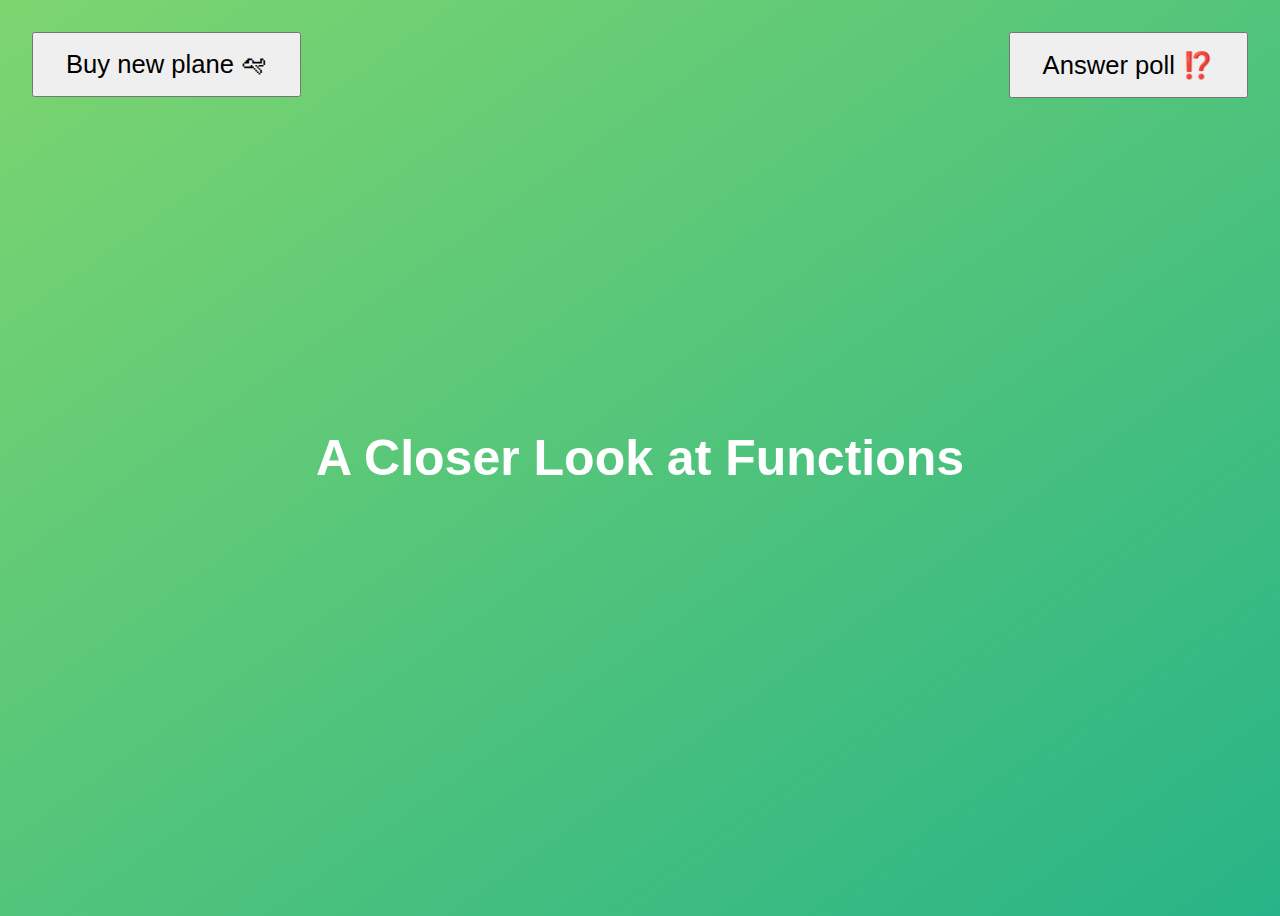
<file: index.html>
<!DOCTYPE html>
<html lang="en">
  <head>
    <meta charset="UTF-8" />
    <meta http-equiv="X-UA-Compatible" content="IE=edge" />
    <meta name="viewport" content="width=device-width, initial-scale=1.0" />
    <title>Document</title>
    <style>
      body {
        height: 100vh;
        display: flex;
        align-items: center;
        background: linear-gradient(to top left, #28b487, #7dd56f);
      }
      h1 {
        font-family: sans-serif;
        font-size: 50px;
        line-height: 1.3;
        width: 100%;
        padding: 30px;
        text-align: center;
        color: white;
      }
      .buy,
      .poll {
        font-size: 1.6rem;
        padding: 1rem 2rem;
        position: absolute;
        top: 2rem;
      }
      .buy {
        left: 2rem;
      }
      .poll {
        right: 2rem;
      }
    </style>
  </head>
  <body>
    <h1>A Closer Look at Functions</h1>
    <button class="buy">Buy new plane 🛩</button>
    <button class="poll">Answer poll ⁉️</button>
    <script src="/simplePoll.js"></script>
  </body>
</html>
</file>
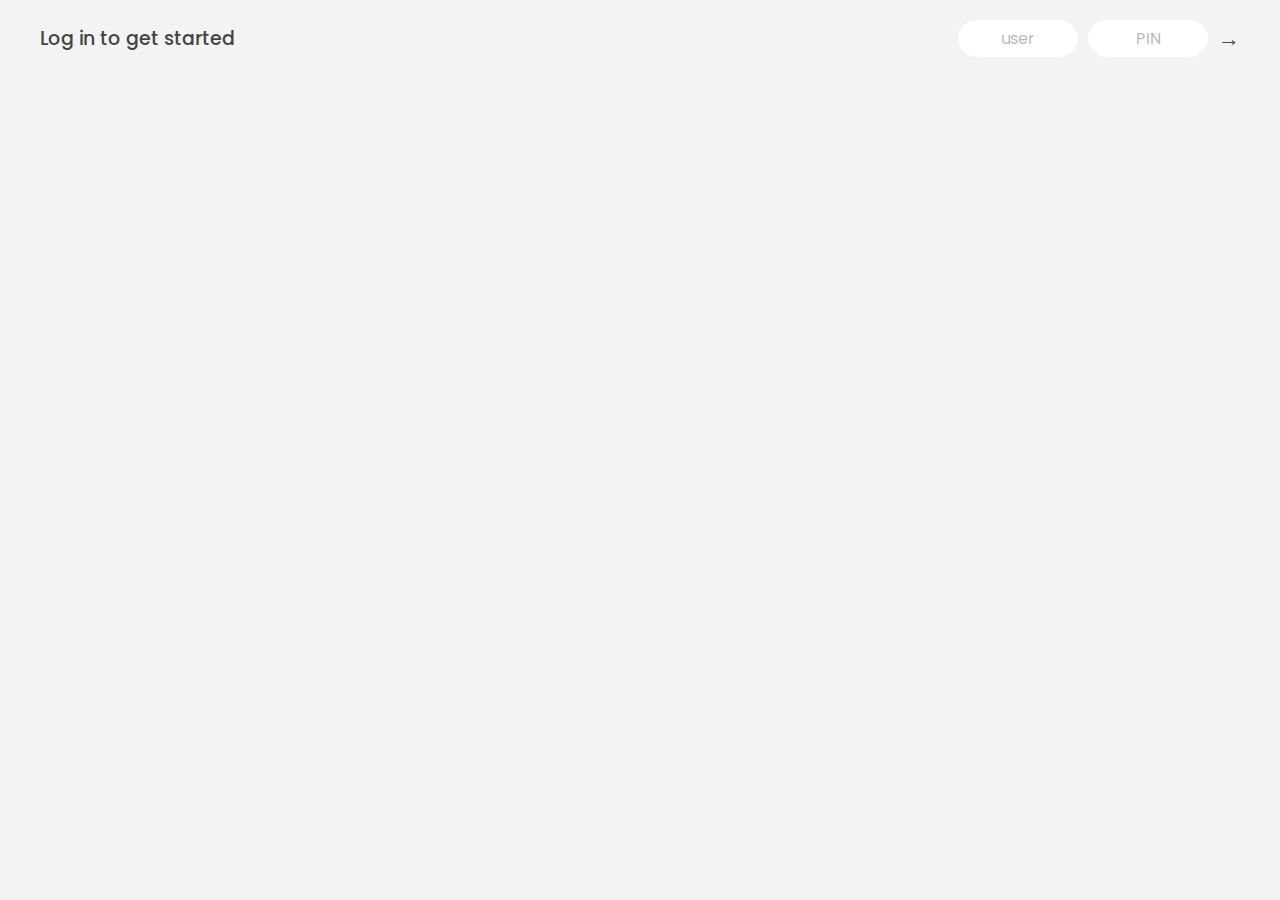
<file: arrays/index.html>
<!DOCTYPE html>
<html lang="en">
  <head>
    <meta charset="UTF-8" />
    <meta name="viewport" content="width=device-width, initial-scale=1.0" />
    <meta http-equiv="X-UA-Compatible" content="ie=edge" />
    <!-- <link rel="shortcut icon" type="image/png" href="/icon.png" /> -->

    <link
      href="https://fonts.googleapis.com/css?family=Poppins:400,500,600&display=swap"
      rel="stylesheet"
    />

    <link rel="stylesheet" href="style.css" />
    <title>Bankist</title>
  </head>
  <body>
    <!-- TOP NAVIGATION -->
    <nav>
      <p class="welcome">Log in to get started</p>
      <!-- <img src="logo.png" alt="Logo" class="logo" /> -->
      <form class="login">
        <input
          type="text"
          placeholder="user"
          class="login__input login__input--user"
        />
        <!-- In practice, use type="password" -->
        <input
          type="text"
          placeholder="PIN"
          maxlength="4"
          class="login__input login__input--pin"
        />
        <button class="login__btn">&rarr;</button>
      </form>
    </nav>

    <main class="app">
      <!-- BALANCE -->
      <div class="balance">
        <div>
          <p class="balance__label">Current balance</p>
          <p class="balance__date">
            As of <span class="date">05/03/2037</span>
          </p>
        </div>
        <p class="balance__value">0000€</p>
      </div>

      <!-- MOVEMENTS -->
      <div class="movements">
        <div class="movements__row">
          <div class="movements__type movements__type--deposit">2 deposit</div>
          <div class="movements__date">3 days ago</div>
          <div class="movements__value">4 000€</div>
        </div>
        <div class="movements__row">
          <div class="movements__type movements__type--withdrawal">
            1 withdrawal
          </div>
          <div class="movements__date">24/01/2037</div>
          <div class="movements__value">-378€</div>
        </div>
      </div>

      <!-- SUMMARY -->
      <div class="summary">
        <p class="summary__label">In</p>
        <p class="summary__value summary__value--in">0000€</p>
        <p class="summary__label">Out</p>
        <p class="summary__value summary__value--out">0000€</p>
        <p class="summary__label">Interest</p>
        <p class="summary__value summary__value--interest">0000€</p>
        <button class="btn--sort">&downarrow; SORT</button>
      </div>

      <!-- OPERATION: TRANSFERS -->
      <div class="operation operation--transfer">
        <h2>Transfer money</h2>
        <form class="form form--transfer">
          <input type="text" class="form__input form__input--to" />
          <input type="number" class="form__input form__input--amount" />
          <button class="form__btn form__btn--transfer">&rarr;</button>
          <label class="form__label">Transfer to</label>
          <label class="form__label">Amount</label>
        </form>
      </div>

      <!-- OPERATION: LOAN -->
      <div class="operation operation--loan">
        <h2>Request loan</h2>
        <form class="form form--loan">
          <input type="number" class="form__input form__input--loan-amount" />
          <button class="form__btn form__btn--loan">&rarr;</button>
          <label class="form__label form__label--loan">Amount</label>
        </form>
      </div>

      <!-- OPERATION: CLOSE -->
      <div class="operation operation--close">
        <h2>Close account</h2>
        <form class="form form--close">
          <input type="text" class="form__input form__input--user" />
          <input
            type="password"
            maxlength="6"
            class="form__input form__input--pin"
          />
          <button class="form__btn form__btn--close">&rarr;</button>
          <label class="form__label">Confirm user</label>
          <label class="form__label">Confirm PIN</label>
        </form>
      </div>

      <!-- LOGOUT TIMER -->
      <p class="logout-timer">
        You will be logged out in <span class="timer">05:00</span>
      </p>
    </main>

    <!-- <footer>
      &copy; by Jonas Schmedtmann. Don't claim as your own :)
    </footer> -->

    <script src="script.js"></script>
  </body>
</html>
</file>
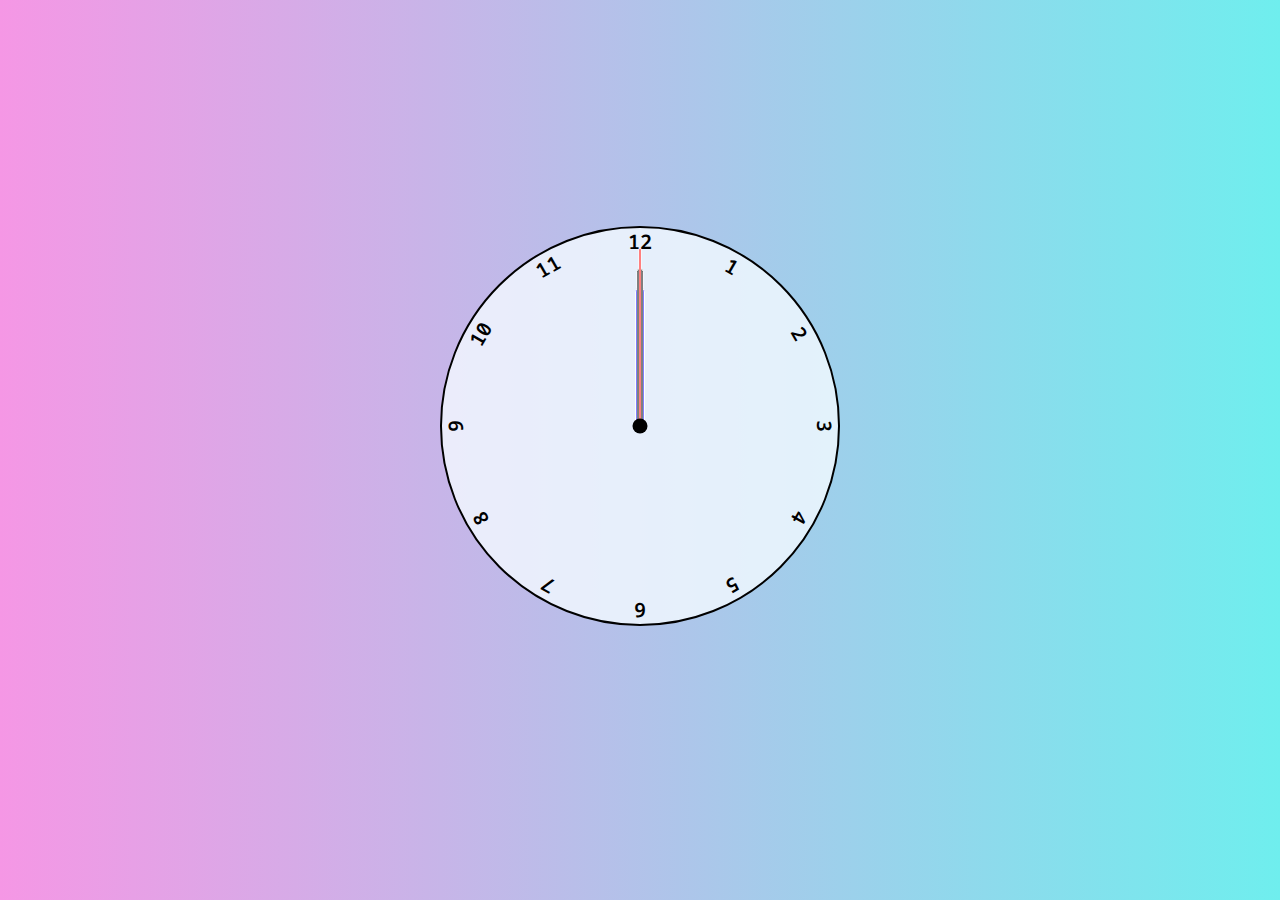
<file: clock/index.html>
<!DOCTYPE html>
<html lang="en">
  <head>
    <meta charset="UTF-8" />
    <meta http-equiv="X-UA-Compatible" content="IE=edge" />
    <meta name="viewport" content="width=device-width, initial-scale=1.0" />
    <link rel="stylesheet" href="style.css" />
    <title>Analog Clock</title>
  </head>
  <body>
    <div class="clock-container">
      <div class="hand hour-hand" data-hour-hand></div>
      <div class="hand min-hand" data-min-hand></div>
      <div class="hand sec-hand" data-sec-hand></div>
      <div class="hour hour1">1</div>
      <div class="hour hour2">2</div>
      <div class="hour hour3">3</div>
      <div class="hour hour4">4</div>
      <div class="hour hour5">5</div>
      <div class="hour hour6">6</div>
      <div class="hour hour7">7</div>
      <div class="hour hour8">8</div>
      <div class="hour hour9">9</div>
      <div class="hour hour10">10</div>
      <div class="hour hour11">11</div>
      <div class="hour hour12">12</div>
    </div>

    <script src="script.js"></script>
  </body>
</html>
</file>
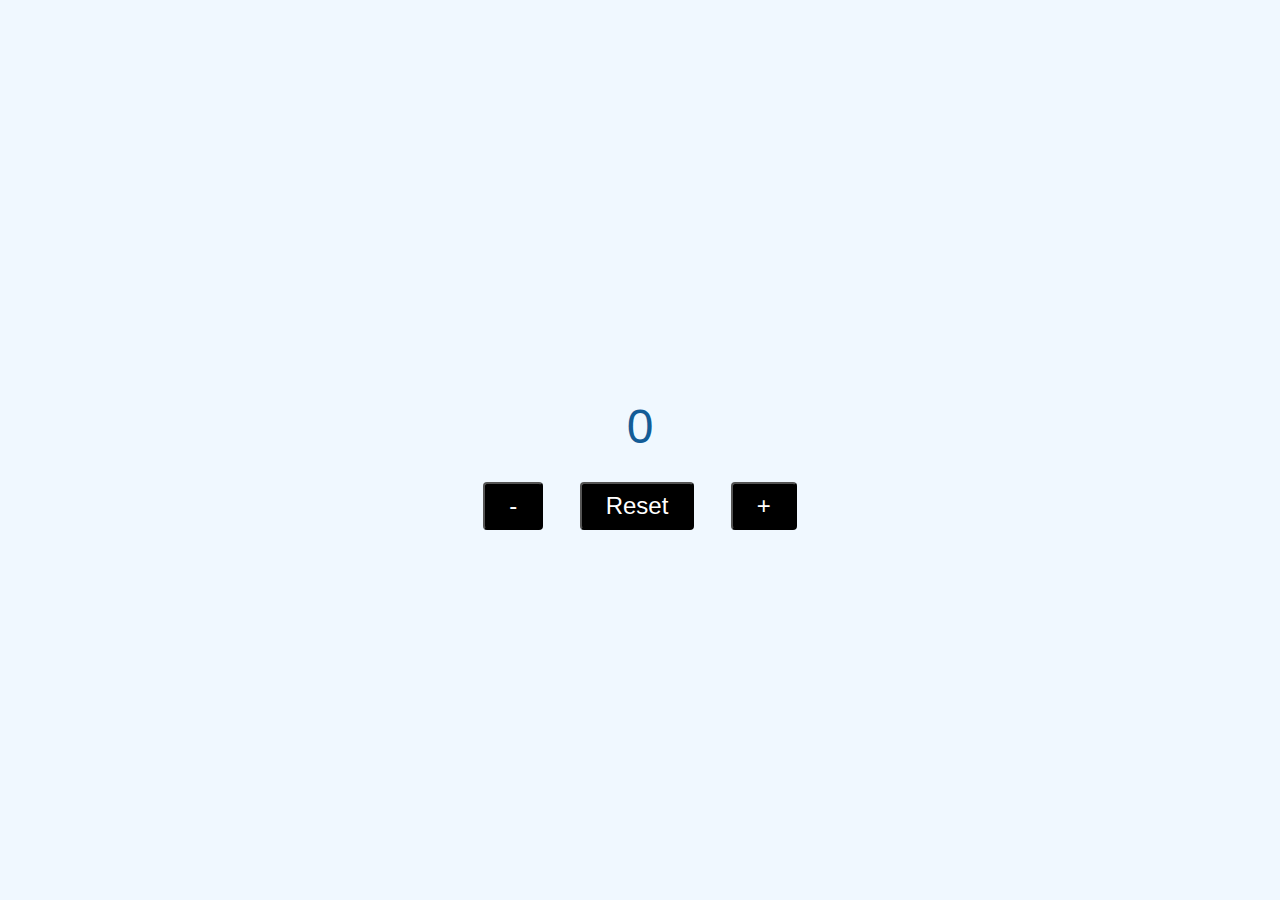
<file: counter/index.html>
<!DOCTYPE html>
<html lang="en">
  <head>
    <meta charset="UTF-8" />
    <meta http-equiv="X-UA-Compatible" content="IE=edge" />
    <meta name="viewport" content="width=device-width, initial-scale=1.0" />
    <link rel="stylesheet" href="style.css" />
    <title>Counter</title>
  </head>
  <body>
    <div class="container">
      <span class="output">0</span>
      <div class="btn-container">
        <button class="btn subtract">-</button>
        <button class="btn reset">Reset</button>
        <button class="btn add">+</button>
      </div>
    </div>
    <script src="script.js"></script>
  </body>
</html>
</file>
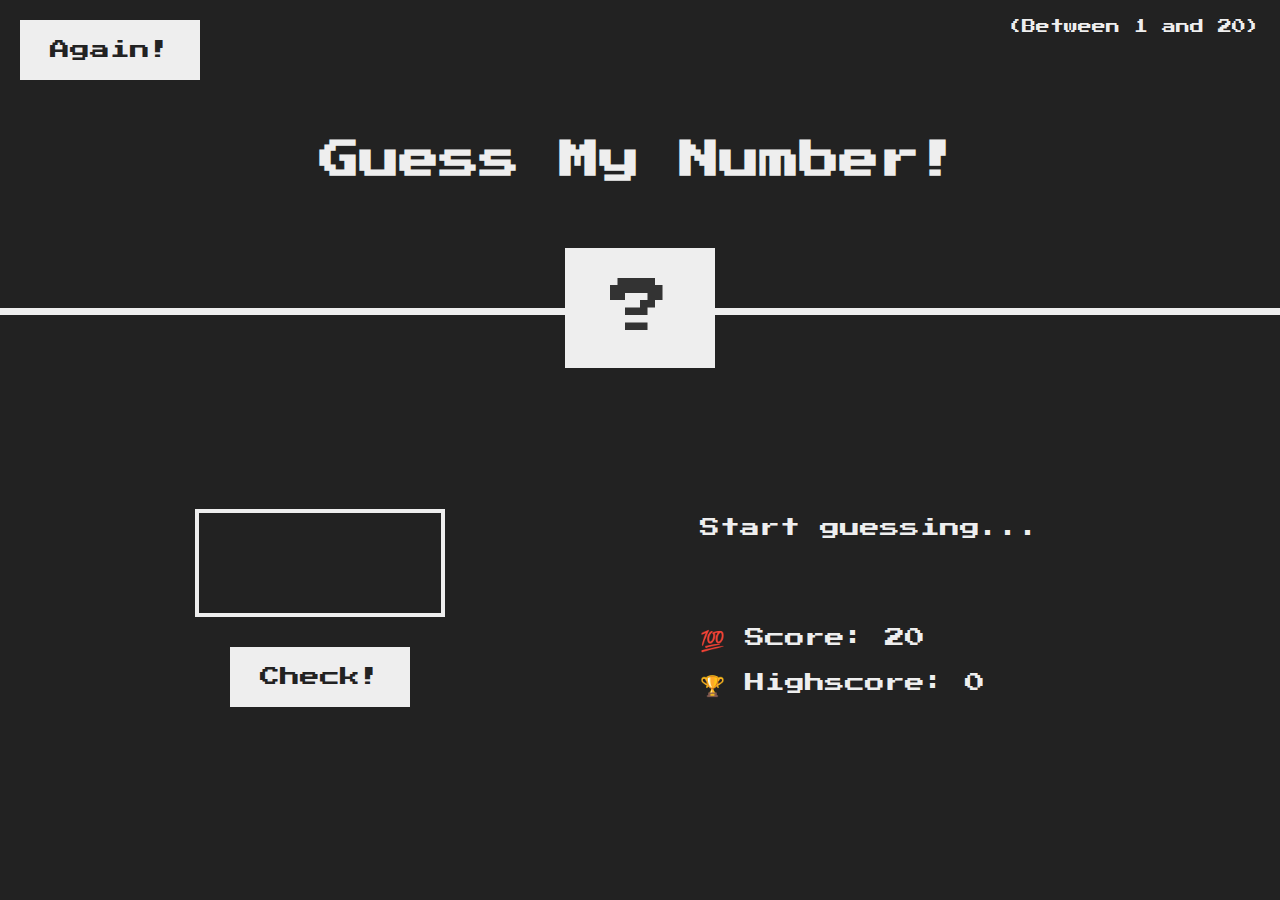
<file: guessmyNumber/index.html>
<!DOCTYPE html>
<html lang="en">
  <head>
    <meta charset="UTF-8" />
    <meta name="viewport" content="width=device-width, initial-scale=1.0" />
    <meta http-equiv="X-UA-Compatible" content="ie=edge" />
    <link rel="stylesheet" href="style.css" />
    <title>Guess My Number!</title>
  </head>
  <body>
    <header>
      <h1>Guess My Number!</h1>
      <p class="between">(Between 1 and 20)</p>
      <button class="btn again">Again!</button>
      <div class="number">?</div>
    </header>
    <main>
      <section class="left">
        <input type="number" class="guess" />
        <button class="btn check">Check!</button>
      </section>
      <section class="right">
        <p class="message">Start guessing...</p>
        <p class="label-score">💯 Score: <span class="score">20</span></p>
        <p class="label-highscore">
          🏆 Highscore: <span class="highscore">0</span>
        </p>
      </section>
    </main>
    <script src="script.js"></script>
  </body>
</html>
</file>
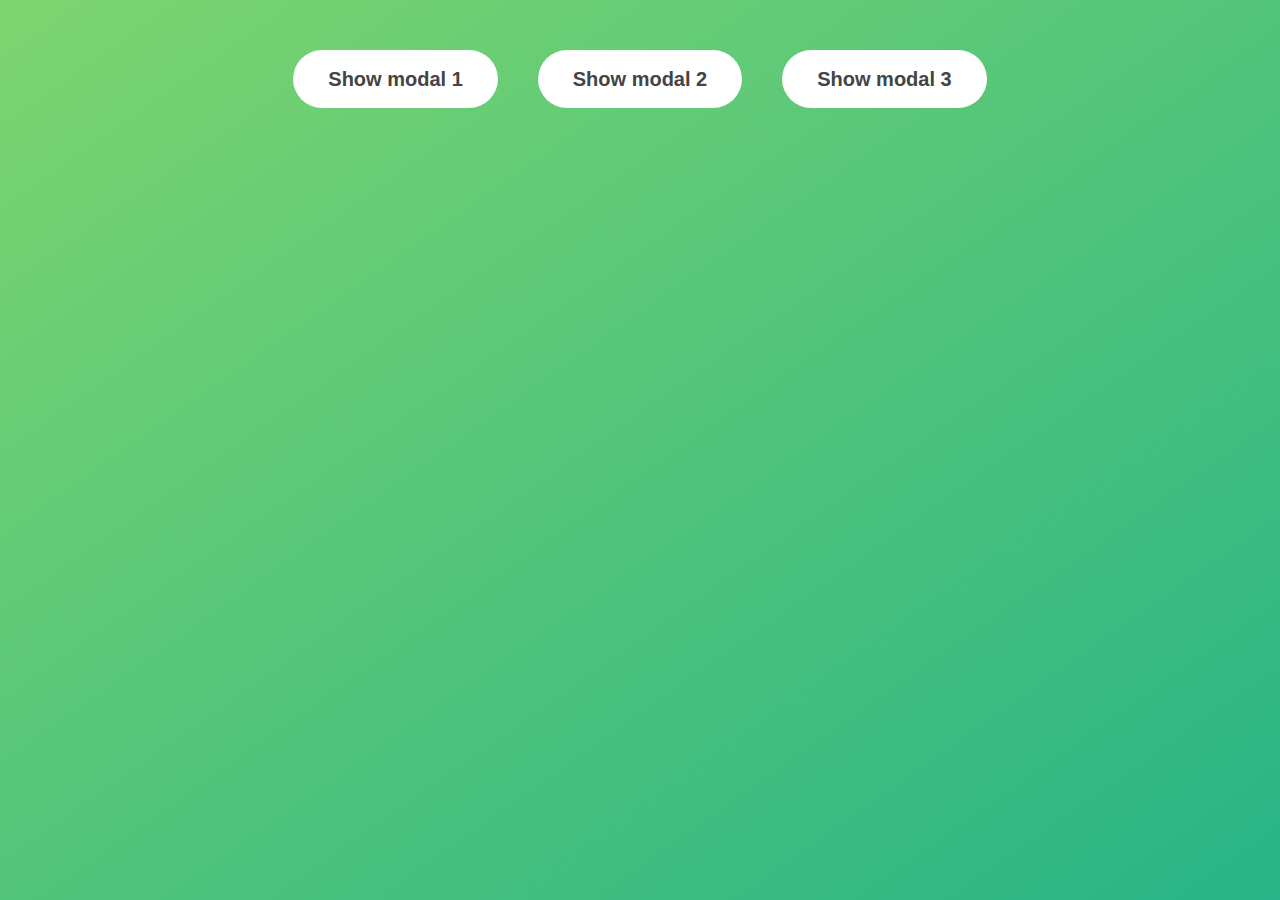
<file: modalWindow/index.html>
<!DOCTYPE html>
<html lang="en">
  <head>
    <meta charset="UTF-8" />
    <meta name="viewport" content="width=device-width, initial-scale=1.0" />
    <meta http-equiv="X-UA-Compatible" content="ie=edge" />
    <link rel="stylesheet" href="style.css" />
    <title>Modal window</title>
  </head>
  <body>
    <button class="show-modal">Show modal 1</button>
    <button class="show-modal">Show modal 2</button>
    <button class="show-modal">Show modal 3</button>

    <div class="modal hidden">
      <button class="close-modal">&times;</button>
      <h1>I'm a modal window 😍</h1>
      <p>
        Lorem ipsum dolor sit amet, consectetur adipisicing elit, sed do eiusmod
        tempor incididunt ut labore et dolore magna aliqua. Ut enim ad minim
        veniam, quis nostrud exercitation ullamco laboris nisi ut aliquip ex ea
        commodo consequat. Duis aute irure dolor in reprehenderit in voluptate
        velit esse cillum dolore eu fugiat nulla pariatur. Excepteur sint
        occaecat cupidatat non proident, sunt in culpa qui officia deserunt
        mollit anim id est laborum.
      </p>
    </div>
    <div class="overlay hidden"></div>

    <script src="script.js"></script>
  </body>
</html>
</file>
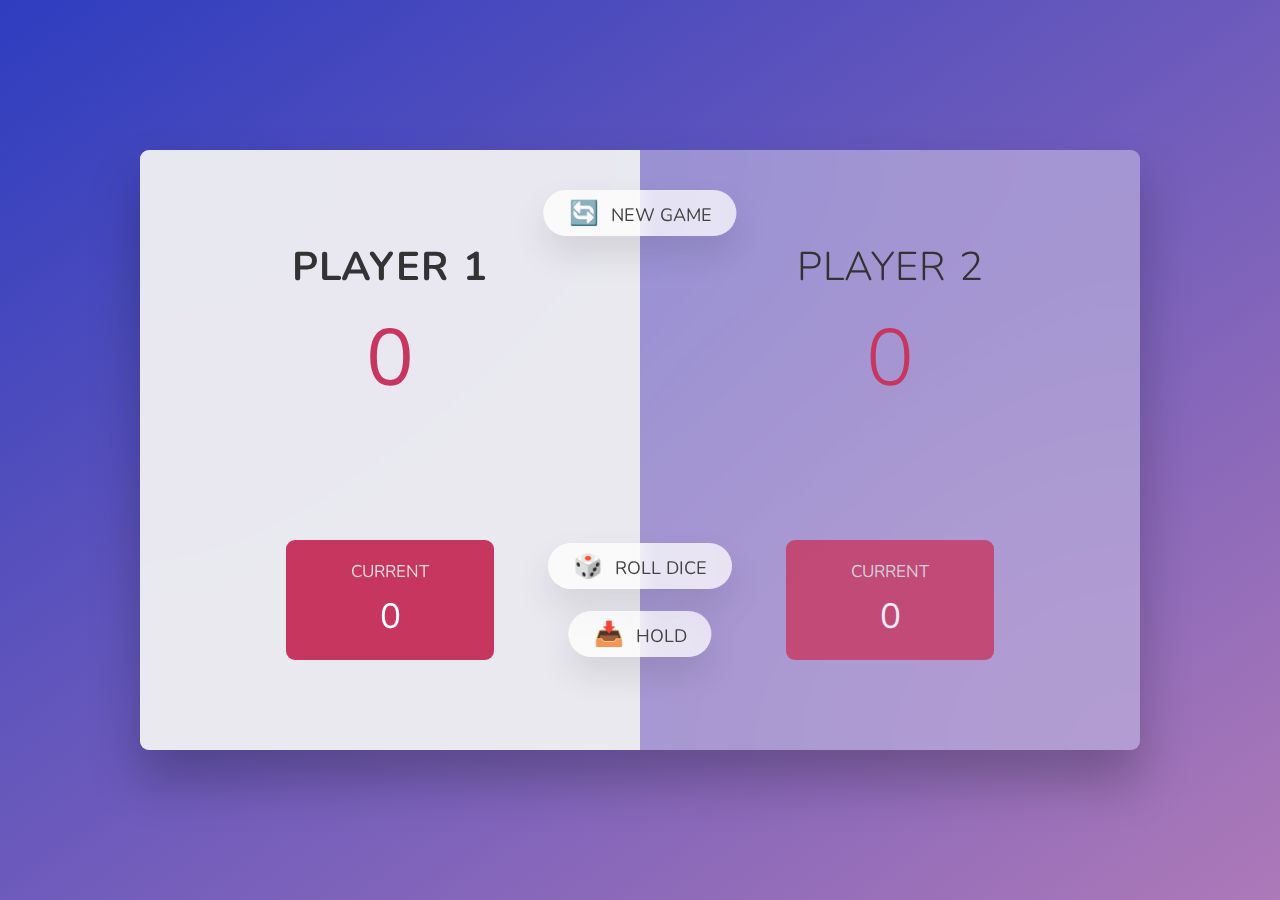
<file: pigGame/index.html>
<!DOCTYPE html>
<html lang="en">
  <head>
    <meta charset="UTF-8" />
    <meta name="viewport" content="width=device-width, initial-scale=1.0" />
    <meta http-equiv="X-UA-Compatible" content="ie=edge" />
    <link rel="stylesheet" href="style.css" />
    <title>Pig Game</title>
  </head>
  <body>
    <main>
      <section class="player player--0 player--active">
        <h2 class="name" id="name--0">Player 1</h2>
        <p class="score" id="score--0">43</p>
        <div class="current">
          <p class="current-label">Current</p>
          <p class="current-score" id="current--0">0</p>
        </div>
      </section>
      <section class="player player--1">
        <h2 class="name" id="name--1">Player 2</h2>
        <p class="score" id="score--1">24</p>
        <div class="current">
          <p class="current-label">Current</p>
          <p class="current-score" id="current--1">0</p>
        </div>
      </section>

      <img src="dice-5.png" alt="Playing dice" class="dice" />
      <button class="btn btn--new">🔄 New game</button>
      <button class="btn btn--roll">🎲 Roll dice</button>
      <button class="btn btn--hold">📥 Hold</button>
    </main>
    <script src="script.js"></script>
  </body>
</html>
</file>
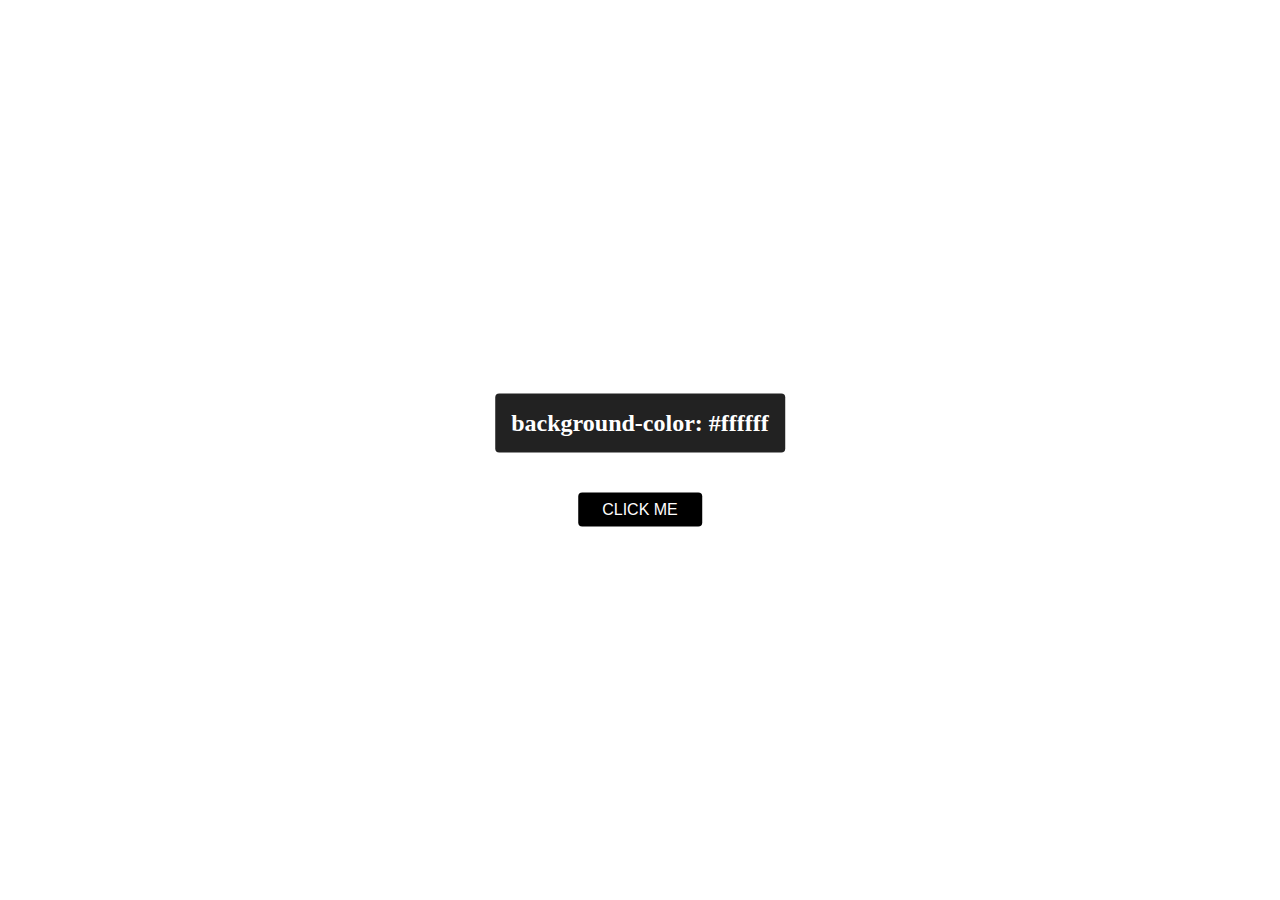
<file: randombg/index.html>
<!DOCTYPE html>
<html lang="en">
  <head>
    <meta charset="UTF-8" />
    <meta name="viewport" content="width=device-width, initial-scale=1.0" />
    <meta http-equiv="X-UA-Compatible" content="ie=edge" />
    <link rel="stylesheet" href="style.css" />
    <title>Random Background</title>
  </head>
  <body>
    <div class="container">
      <h2>background-color: <span class="bg-color">#ffffff</span></h2>
      <button class="btn btn-flip">Click Me</button>
    </div>

    <script src="script.js"></script>
  </body>
</html>
</file>
<file: arrays/style.css>
/*
 * Use this CSS to learn some intersting techniques,
 * in case you're wondering how I built the UI.
 * Have fun! 😁
 */

 * {
    margin: 0;
    padding: 0;
    box-sizing: inherit;
  }
  
  html {
    font-size: 62.5%;
    box-sizing: border-box;
  }
  
  body {
    font-family: "Poppins", sans-serif;
    color: #444;
    background-color: #f3f3f3;
    height: 100vh;
    padding: 2rem;
  }
  
  nav {
    display: flex;
    justify-content: space-between;
    align-items: center;
    padding: 0 2rem;
  }
  
  .welcome {
    font-size: 1.9rem;
    font-weight: 500;
  }
  
  .logo {
    height: 5.25rem;
  }
  
  .login {
    display: flex;
  }
  
  .login__input {
    border: none;
    padding: 0.5rem 2rem;
    font-size: 1.6rem;
    font-family: inherit;
    text-align: center;
    width: 12rem;
    border-radius: 10rem;
    margin-right: 1rem;
    color: inherit;
    border: 1px solid #fff;
    transition: all 0.3s;
  }
  
  .login__input:focus {
    outline: none;
    border: 1px solid #ccc;
  }
  
  .login__input::placeholder {
    color: #bbb;
  }
  
  .login__btn {
    border: none;
    background: none;
    font-size: 2.2rem;
    color: inherit;
    cursor: pointer;
    transition: all 0.3s;
  }
  
  .login__btn:hover,
  .login__btn:focus,
  .btn--sort:hover,
  .btn--sort:focus {
    outline: none;
    color: #777;
  }
  
  /* MAIN */
  .app {
    position: relative;
    max-width: 100rem;
    margin: 4rem auto;
    display: grid;
    grid-template-columns: 4fr 3fr;
    grid-template-rows: auto repeat(3, 15rem) auto;
    gap: 2rem;
  
    /* NOTE This creates the fade in/out anumation */
    opacity: 0;
    transition: all 1s;
  }
  
  .balance {
    grid-column: 1 / span 2;
    display: flex;
    align-items: flex-end;
    justify-content: space-between;
    margin-bottom: 2rem;
  }
  
  .balance__label {
    font-size: 2.2rem;
    font-weight: 500;
    margin-bottom: -0.2rem;
  }
  
  .balance__date {
    font-size: 1.4rem;
    color: #888;
  }
  
  .balance__value {
    font-size: 4.5rem;
    font-weight: 400;
  }
  
  /* MOVEMENTS */
  .movements {
    grid-row: 2 / span 3;
    background-color: #fff;
    border-radius: 1rem;
    overflow: scroll;
  }
  
  .movements__row {
    padding: 2.25rem 4rem;
    display: flex;
    align-items: center;
    border-bottom: 1px solid #eee;
  }
  
  .movements__type {
    font-size: 1.1rem;
    text-transform: uppercase;
    font-weight: 500;
    color: #fff;
    padding: 0.1rem 1rem;
    border-radius: 10rem;
    margin-right: 2rem;
  }
  
  .movements__date {
    font-size: 1.1rem;
    text-transform: uppercase;
    font-weight: 500;
    color: #666;
  }
  
  .movements__type--deposit {
    background-image: linear-gradient(to top left, #39b385, #9be15d);
  }
  
  .movements__type--withdrawal {
    background-image: linear-gradient(to top left, #e52a5a, #ff585f);
  }
  
  .movements__value {
    font-size: 1.7rem;
    margin-left: auto;
  }
  
  /* SUMMARY */
  .summary {
    grid-row: 5 / 6;
    display: flex;
    align-items: baseline;
    padding: 0 0.3rem;
    margin-top: 1rem;
  }
  
  .summary__label {
    font-size: 1.2rem;
    font-weight: 500;
    text-transform: uppercase;
    margin-right: 0.8rem;
  }
  
  .summary__value {
    font-size: 2.2rem;
    margin-right: 2.5rem;
  }
  
  .summary__value--in,
  .summary__value--interest {
    color: #66c873;
  }
  
  .summary__value--out {
    color: #f5465d;
  }
  
  .btn--sort {
    margin-left: auto;
    border: none;
    background: none;
    font-size: 1.3rem;
    font-weight: 500;
    cursor: pointer;
  }
  
  /* OPERATIONS */
  .operation {
    border-radius: 1rem;
    padding: 3rem 4rem;
    color: #333;
  }
  
  .operation--transfer {
    background-image: linear-gradient(to top left, #ffb003, #ffcb03);
  }
  
  .operation--loan {
    background-image: linear-gradient(to top left, #39b385, #9be15d);
  }
  
  .operation--close {
    background-image: linear-gradient(to top left, #e52a5a, #ff585f);
  }
  
  h2 {
    margin-bottom: 1.5rem;
    font-size: 1.7rem;
    font-weight: 600;
    color: #333;
  }
  
  .form {
    display: grid;
    grid-template-columns: 2.5fr 2.5fr 1fr;
    grid-template-rows: auto auto;
    gap: 0.4rem 1rem;
  }
  
  /* Exceptions for interst */
  .form.form--loan {
    grid-template-columns: 2.5fr 1fr 2.5fr;
  }
  .form__label--loan {
    grid-row: 2;
  }
  /* End exceptions */
  
  .form__input {
    width: 100%;
    border: none;
    background-color: rgba(255, 255, 255, 0.4);
    font-family: inherit;
    font-size: 1.5rem;
    text-align: center;
    color: #333;
    padding: 0.3rem 1rem;
    border-radius: 0.7rem;
    transition: all 0.3s;
  }
  
  .form__input:focus {
    outline: none;
    background-color: rgba(255, 255, 255, 0.6);
  }
  
  .form__label {
    font-size: 1.3rem;
    text-align: center;
  }
  
  .form__btn {
    border: none;
    border-radius: 0.7rem;
    font-size: 1.8rem;
    background-color: #fff;
    cursor: pointer;
    transition: all 0.3s;
  }
  
  .form__btn:focus {
    outline: none;
    background-color: rgba(255, 255, 255, 0.8);
  }
  
  .logout-timer {
    padding: 0 0.3rem;
    margin-top: 1.9rem;
    text-align: right;
    font-size: 1.25rem;
  }
  
  .timer {
    font-weight: 600;
  }
</file>
<file: clock/style.css>
@import url('https://fonts.googleapis.com/css2?family=Noto+Sans+Mono:wght@600;700&display=swap');
*,*::after,*::before{
    margin: 0;
    padding: 0;
    box-sizing: border-box;
    font-family: 'Noto Sans Mono', monospace;
    font-weight: 600;
}

body{
    background:linear-gradient(to right, rgb(245, 151, 229),rgb(111, 238, 238));
    display: flex;
    justify-content: center;
    align-items: center;
    flex-direction: column;
    min-height: 100vh;
}

.clock-container{
    width: 400px;
    height: 400px;
    background-color: rgba(244, 250, 255, 0.8);
    border-radius: 50%;
    border: 2px solid black;
    position: relative;
    margin-bottom: 48px;
}

.clock-container .hour{
    --rotation:0;
    position: absolute;
    width: 100%;
    height: 100%;
    text-align: center;
    transform: rotate(var(--rotation));
    font-size: 1.25rem;
}


.clock-container .hour1{ --rotation:30deg;}
.clock-container .hour2{ --rotation:60deg;}
.clock-container .hour3{ --rotation:90deg;}
.clock-container .hour4{ --rotation:120deg;}
.clock-container .hour5{ --rotation:150deg;}
.clock-container .hour6{ --rotation:180deg;}
.clock-container .hour7{ --rotation:210deg;}
.clock-container .hour8{ --rotation:240deg;}
.clock-container .hour9{ --rotation:270deg;}
.clock-container .hour10{ --rotation:300deg;}
.clock-container .hour11{ --rotation:330deg;}

.clock-container .hand{
    --rotation:0;
    position: absolute;
    bottom: 50%;
    left: 50%;
    width: 10px;
    height: 40%;
    background-color: black;
    transform-origin: bottom;
    transform: translateX(-50%) rotate(calc(var(--rotation) * 1deg));
    border: 1px solid white;
    border-top-left-radius: 10px;
    border-top-right-radius: 10px;
    z-index: 10;

}

.clock-container::after{
    content: '';
    position: absolute;
    background-color: black;
    z-index: 11;
    width: 15px;
    height: 15px;
    top: 50%;
    left:50%;
    transform: translate(-50%,-50%);
    border-radius: 50%;
}
.clock-container .hand.hour-hand{
    width: 10px;
    height: 35%;
    background-color: blue;
}
.clock-container .hand.min-hand{
    width: 7px;
    height: 40%;
    background-color: black;
}
.clock-container .hand.sec-hand{
    width: 3px;
    height: 45%;
    background-color: red;
}
</file>
<file: counter/style.css>
*,
*::after,
*::before {
  padding: 0px;
  margin: 0px;
  font-family: inherit;
}
html,
body {
  height: 100vh;
}

body {
  font-family: sans-serif;
  font-size: 16px;
  display: flex;
  flex-direction: column;
  align-items: center;
  justify-content: center;
  background-color: aliceblue;
}
.container {
  display: flex;
  align-items: center;
  justify-content: center;
  flex-direction: column;
  padding: 6px;
  margin-top: 1rem;
}
span {
  font-size: 3rem;
  background-color:transparent;
  padding: 12px;
  margin-bottom: 16px;
  border-radius: 4px;
  color: #135c97;
}
.btn {
  font-size: 1.5rem;
  cursor: pointer;
   background-color: #000000; 
  color: white ; 
  padding: 0.5rem 1.5rem;
  border-radius: 4px;
  margin: 0 1rem;
}
</file>
<file: guessmyNumber/style.css>
@import url('https://fonts.googleapis.com/css?family=Press+Start+2P&display=swap');

* {
  margin: 0;
  padding: 0;
  box-sizing: inherit;
}

html {
  font-size: 62.5%;
  box-sizing: border-box;
}

body {
  font-family: 'Press Start 2P', sans-serif;
  color: #eee;
  background-color: #222;
  /* background-color: #60b347; */
}

/* LAYOUT */
header {
  position: relative;
  height: 35vh;
  border-bottom: 7px solid #eee;
}

main {
  height: 65vh;
  color: #eee;
  display: flex;
  align-items: center;
  justify-content: space-around;
}

.left {
  width: 52rem;
  display: flex;
  flex-direction: column;
  align-items: center;
}

.right {
  width: 52rem;
  font-size: 2rem;
}

/* ELEMENTS STYLE */
h1 {
  font-size: 4rem;
  text-align: center;
  position: absolute;
  width: 100%;
  top: 52%;
  left: 50%;
  transform: translate(-50%, -50%);
}

.number {
  background: #eee;
  color: #333;
  font-size: 6rem;
  width: 15rem;
  padding: 3rem 0rem;
  text-align: center;
  position: absolute;
  bottom: 0;
  left: 50%;
  transform: translate(-50%, 50%);
}

.between {
  font-size: 1.4rem;
  position: absolute;
  top: 2rem;
  right: 2rem;
}

.again {
  position: absolute;
  top: 2rem;
  left: 2rem;
}

.guess {
  background: none;
  border: 4px solid #eee;
  font-family: inherit;
  color: inherit;
  font-size: 5rem;
  padding: 2.5rem;
  width: 25rem;
  text-align: center;
  display: block;
  margin-bottom: 3rem;
}

.btn {
  border: none;
  background-color: #eee;
  color: #222;
  font-size: 2rem;
  font-family: inherit;
  padding: 2rem 3rem;
  cursor: pointer;
}

.btn:hover {
  background-color: #ccc;
}

.message {
  margin-bottom: 8rem;
  height: 3rem;
}

.label-score {
  margin-bottom: 2rem;
}
</file>
<file: modalWindow/style.css>
* {
    margin: 0;
    padding: 0;
    box-sizing: inherit;
  }
  
  html {
    font-size: 62.5%;
    box-sizing: border-box;
  }
  
  body {
    font-family: sans-serif;
    color: #333;
    line-height: 1.5;
    height: 100vh;
    position: relative;
    display: flex;
    align-items: flex-start;
    justify-content: center;
    background: linear-gradient(to top left, #28b487, #7dd56f);
  }
  
  .show-modal {
    font-size: 2rem;
    font-weight: 600;
    padding: 1.75rem 3.5rem;
    margin: 5rem 2rem;
    border: none;
    background-color: #fff;
    color: #444;
    border-radius: 10rem;
    cursor: pointer;
  }
  
  .close-modal {
    position: absolute;
    top: 1.2rem;
    right: 2rem;
    font-size: 5rem;
    color: #333;
    cursor: pointer;
    border: none;
    background: none;
  }
  
  h1 {
    font-size: 2.5rem;
    margin-bottom: 2rem;
  }
  
  p {
    font-size: 1.8rem;
  }
  
  /* -------------------------- */
  /* CLASSES TO MAKE MODAL WORK */
  .hidden {
    display: none;
  }
  
  .modal {
    position: absolute;
    top: 50%;
    left: 50%;
    transform: translate(-50%, -50%);
    width: 70%;
  
    background-color: white;
    padding: 6rem;
    border-radius: 5px;
    box-shadow: 0 3rem 5rem rgba(0, 0, 0, 0.3);
    z-index: 10;
  }
  
  .overlay {
    position: absolute;
    top: 0;
    left: 0;
    width: 100%;
    height: 100%;
    background-color: rgba(0, 0, 0, 0.6);
    backdrop-filter: blur(3px);
    z-index: 5;
  }
</file>
<file: pigGame/style.css>
@import url('https://fonts.googleapis.com/css2?family=Nunito&display=swap');

* {
  margin: 0;
  padding: 0;
  box-sizing: inherit;
}

html {
  font-size: 62.5%;
  box-sizing: border-box;
}

body {
  font-family: 'Nunito', sans-serif;
  font-weight: 400;
  height: 100vh;
  color: #333;
  background-image: linear-gradient(to top left, #ad79b8 0%, #2e3dbf 100%);
  display: flex;
  align-items: center;
  justify-content: center;
}

/* LAYOUT */
main {
  position: relative;
  width: 100rem;
  height: 60rem;
  background-color: rgba(255, 255, 255, 0.35);
  backdrop-filter: blur(200px);
  filter: blur();
  box-shadow: 0 3rem 5rem rgba(0, 0, 0, 0.25);
  border-radius: 9px;
  overflow: hidden;
  display: flex;
}

.player {
  flex: 50%;
  padding: 9rem;
  display: flex;
  flex-direction: column;
  align-items: center;
  transition: all 0.75s;
}

/* ELEMENTS */
.name {
  position: relative;
  font-size: 4rem;
  text-transform: uppercase;
  letter-spacing: 1px;
  word-spacing: 2px;
  font-weight: 300;
  margin-bottom: 1rem;
}

.score {
  font-size: 8rem;
  font-weight: 300;
  color: #c7365f;
  margin-bottom: auto;
}

.player--active {
  background-color: rgba(243, 243, 243, 0.897);
}
.player--active .name {
  font-weight: 700;
}
.player--active .score {
  font-weight: 400;
}

.player--active .current {
  opacity: 1;
}

.current {
  background-color: #c7365f;
  opacity: 0.8;
  border-radius: 9px;
  color: #fff;
  width: 65%;
  padding: 2rem;
  text-align: center;
  transition: all 0.75s;
}

.current-label {
  text-transform: uppercase;
  margin-bottom: 1rem;
  font-size: 1.7rem;
  color: #ddd;
}

.current-score {
  font-size: 3.5rem;
}

/* ABSOLUTE POSITIONED ELEMENTS */
.btn {
  position: absolute;
  left: 50%;
  transform: translateX(-50%);
  color: #444;
  background: none;
  border: none;
  font-family: inherit;
  font-size: 1.8rem;
  text-transform: uppercase;
  cursor: pointer;
  font-weight: 400;
  transition: all 0.2s;

  background-color: white;
  background-color: rgba(255, 255, 255, 0.6);
  backdrop-filter: blur(10px);

  padding: 0.7rem 2.5rem;
  border-radius: 50rem;
  box-shadow: 0 1.75rem 3.5rem rgba(0, 0, 0, 0.1);
}

.btn::first-letter {
  font-size: 2.4rem;
  display: inline-block;
  margin-right: 0.7rem;
}

.btn--new {
  top: 4rem;
}
.btn--roll {
  top: 39.3rem;
}
.btn--hold {
  top: 46.1rem;
}

.btn:active {
  transform: translate(-50%, 3px);
  box-shadow: 0 1rem 2rem rgba(0, 0, 0, 0.15);
}

.btn:focus {
  outline: none;
}

.dice {
  position: absolute;
  left: 50%;
  top: 16.5rem;
  transform: translateX(-50%);
  height: 10rem;
  box-shadow: 0 2rem 5rem rgba(0, 0, 0, 0.2);
}

.player--winner {
  background-color: #2f2f2f;
}

.player--winner .name {
  font-weight: 700;
  color: #c7365f;
}

.hidden{
    display: none;
}
</file>
<file: randombg/style.css>
body{
    background-color: #ffffff;
}

.container{
    text-align: center;
    position: absolute;
    left: 50%;
    top: 50%;
    -webkit-transform: translate(-50%, -50%);
    transform: translate(-50%, -50%);
}

h2{
    background: #222;
    color: #fff;
    padding: 1rem;
    border-radius: 0.25rem;
    margin-bottom: 2.5rem;
}
.btn{
    padding: 0.5rem 1.5rem;
    color: white;
    background-color: black;
    border-radius: 4px;
    border: none;
    outline: none;
    font-size: 1rem;
    text-transform: uppercase;
}
.btn:hover,.btn:active{
    color: black;
    background-color: #ffffff;
    border: 1px solid black;
}
</file>
